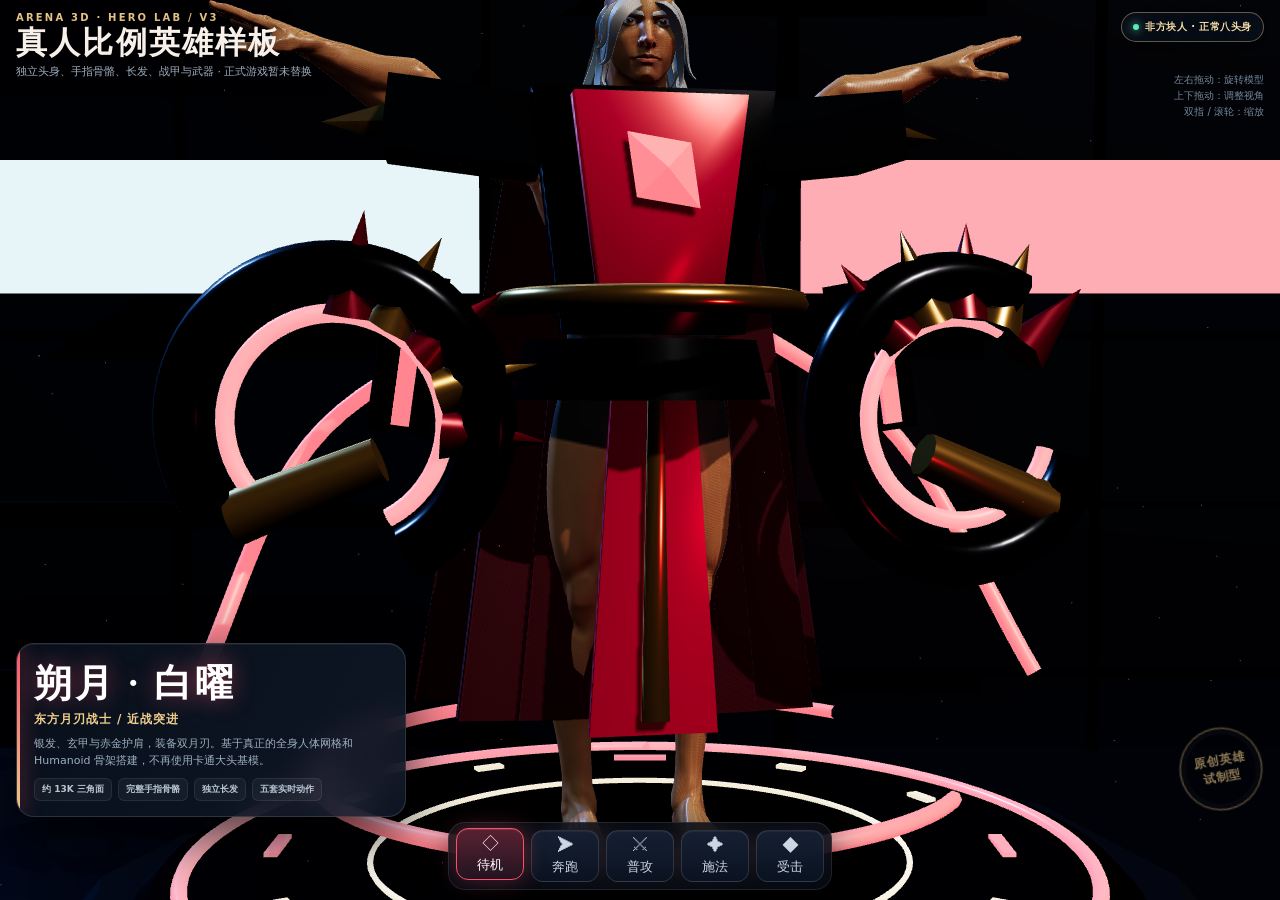
<file: model-showcase-v3/index.html>
<!doctype html>
<html lang="zh-CN">
<head>
  <meta charset="utf-8">
  <meta name="viewport" content="width=device-width,initial-scale=1,maximum-scale=1,user-scalable=no,viewport-fit=cover">
  <meta name="theme-color" content="#05070d">
  <title>Arena 3D · 第三代真人比例英雄</title>
  <style>
    :root{--accent:#ff4f68;--gold:#efc987;--panel:#08111dde}
    *{box-sizing:border-box}
    html,body{margin:0;width:100%;height:100%;overflow:hidden;background:#05070d;color:#f7f1e9;font-family:Inter,system-ui,-apple-system,"Microsoft YaHei",sans-serif;touch-action:none;-webkit-user-select:none;user-select:none}
    body:before{content:"";position:fixed;inset:0;background:radial-gradient(ellipse at 50% 36%,#243247 0,#0b111d 41%,#03050a 78%);pointer-events:none}
    #stage,canvas{position:fixed;inset:0;width:100%;height:100%;display:block}
    #stage{z-index:1}
    #loading{position:fixed;inset:0;z-index:30;display:grid;place-items:center;background:radial-gradient(circle at 50% 42%,#192336,#05070d 62%);transition:opacity .45s}
    #loading.hide{opacity:0;pointer-events:none}
    .load-card{width:min(380px,80vw);text-align:center}
    .load-mark{font-size:44px;color:var(--accent);filter:drop-shadow(0 0 22px #ff4f68aa);animation:pulse 1.15s ease-in-out infinite}
    .load-title{margin-top:13px;font-weight:950;letter-spacing:.16em}
    .load-sub{margin-top:7px;color:#91a2b6;font-size:12px}
    .load-track{height:3px;margin-top:18px;border-radius:99px;background:#ffffff12;overflow:hidden}
    .load-bar{height:100%;width:42%;background:linear-gradient(90deg,transparent,var(--accent),#fff);box-shadow:0 0 18px var(--accent);animation:loading 1.1s ease-in-out infinite}
    @keyframes loading{from{transform:translateX(-120%)}to{transform:translateX(270%)}}
    @keyframes pulse{50%{transform:scale(1.08);opacity:.76}}

    .top{position:fixed;z-index:7;left:max(16px,env(safe-area-inset-left));right:max(16px,env(safe-area-inset-right));top:max(12px,env(safe-area-inset-top));display:flex;align-items:flex-start;justify-content:space-between;gap:12px;pointer-events:none;text-shadow:0 3px 18px #000}
    .eyebrow{color:#e8c788;font-size:10px;font-weight:850;letter-spacing:.22em;text-transform:uppercase}
    h1{margin:3px 0 0;font-size:clamp(18px,3vw,31px);line-height:1.05;letter-spacing:.07em;font-weight:950}
    .subtitle{margin-top:5px;color:#9dacbd;font-size:11px}
    .quality{display:flex;gap:6px;align-items:center;padding:7px 11px;border:1px solid #f4cf8d66;border-radius:999px;background:#0a111ce6;color:#f6dca7;font-size:10px;font-weight:850;letter-spacing:.05em;backdrop-filter:blur(10px)}
    .quality i{width:6px;height:6px;border-radius:50%;background:#5ef0be;box-shadow:0 0 9px #5ef0be}

    .info{position:fixed;z-index:8;left:max(16px,env(safe-area-inset-left));bottom:calc(83px + env(safe-area-inset-bottom));width:min(390px,calc(100% - 32px));padding:14px 17px 15px;border-radius:18px;background:linear-gradient(118deg,#08111def,#101929dc);border:1px solid #ffffff24;box-shadow:0 18px 55px #000b,inset 0 1px #ffffff0e;backdrop-filter:blur(16px);pointer-events:none;overflow:hidden}
    .info:before{content:"";position:absolute;inset:0 auto 0 0;width:3px;background:linear-gradient(var(--accent),var(--gold));box-shadow:0 0 20px var(--accent)}
    .hero-name{font-family:Georgia,"Noto Serif SC",serif;font-size:clamp(25px,4vw,38px);font-weight:900;letter-spacing:.08em;color:#fff;text-shadow:0 0 22px #ff4f6877}
    .hero-role{margin-top:2px;color:#f0cc8b;font-weight:850;font-size:12px;letter-spacing:.08em}
    .hero-desc{margin-top:7px;color:#9eafc0;font-size:11px;line-height:1.55}
    .stats{display:flex;gap:6px;margin-top:9px;flex-wrap:wrap}.stats span{padding:4px 7px;border-radius:6px;background:#ffffff0b;border:1px solid #ffffff14;color:#b9c7d5;font-size:9px;font-weight:750}

    .hint{position:fixed;z-index:6;right:max(16px,env(safe-area-inset-right));top:72px;color:#74869b;font-size:10px;line-height:1.6;text-align:right;pointer-events:none}
    .actions{position:fixed;z-index:10;left:50%;transform:translateX(-50%);bottom:max(10px,env(safe-area-inset-bottom));display:flex;justify-content:center;gap:7px;padding:7px;border:1px solid #ffffff18;border-radius:17px;background:#060b13d9;box-shadow:0 12px 35px #000b;backdrop-filter:blur(18px)}
    button{appearance:none;border:1px solid #ffffff20;background:linear-gradient(180deg,#162235e8,#0b1422e8);color:#cbd7e5;min-width:68px;height:52px;padding:6px 10px;border-radius:12px;font:800 11px inherit;touch-action:manipulation;box-shadow:inset 0 1px #ffffff0d;transition:.18s}
    button span{display:block;font-size:17px;line-height:18px;margin-bottom:3px}
    button.active{color:#fff;border-color:var(--accent);background:linear-gradient(180deg,#602334e8,#251522e8);box-shadow:0 0 22px #ff4f684d,inset 0 1px #ffffff20;transform:translateY(-2px)}
    button:active{transform:scale(.96)}
    .stamp{position:fixed;z-index:5;right:max(18px,env(safe-area-inset-right));bottom:calc(90px + env(safe-area-inset-bottom));width:82px;height:82px;display:grid;place-items:center;border:1px solid #efc98766;border-radius:50%;color:#efc98799;font-family:serif;font-weight:900;letter-spacing:.08em;transform:rotate(-10deg);pointer-events:none;box-shadow:inset 0 0 0 5px #05070d,0 0 0 1px #efc98733;text-align:center;font-size:12px}

    @media(max-width:700px){
      .top{top:max(9px,env(safe-area-inset-top));left:max(12px,env(safe-area-inset-left));right:max(12px,env(safe-area-inset-right))}.subtitle,.hint{display:none}.quality{padding:5px 8px;font-size:9px}.eyebrow{font-size:8px}
      .info{left:max(10px,env(safe-area-inset-left));bottom:calc(76px + env(safe-area-inset-bottom));width:min(62vw,310px);padding:10px 12px 11px}.hero-desc{display:none}.hero-name{font-size:22px}.stats{margin-top:7px}.stats span:nth-child(n+3){display:none}
      .stamp{display:none}.actions{left:8px;right:8px;transform:none;bottom:max(7px,env(safe-area-inset-bottom));overflow-x:auto;justify-content:flex-start;padding:5px;scrollbar-width:none}.actions::-webkit-scrollbar{display:none}button{min-width:64px;height:48px;padding:5px 8px}
    }
    @media(max-height:520px) and (orientation:landscape){
      .top{top:7px}.subtitle,.quality,.hint{display:none}.info{left:12px;bottom:70px;width:260px;padding:9px 12px}.hero-name{font-size:21px}.hero-desc,.stats{display:none}.actions{bottom:7px}.stamp{right:14px;bottom:70px;width:62px;height:62px;font-size:10px}
    }
  </style>
</head>
<body>
  <main id="stage" aria-label="可旋转的第三代英雄三维模型"></main>
  <div id="loading"><div class="load-card"><div class="load-mark">☾</div><div class="load-title">正在装配第三代英雄</div><div class="load-sub" id="load-sub">载入真人比例骨骼与独立长发…</div><div class="load-track"><div class="load-bar"></div></div></div></div>
  <header class="top"><div><div class="eyebrow">ARENA 3D · HERO LAB / V3</div><h1>真人比例英雄样板</h1><div class="subtitle">独立头身、手指骨骼、长发、战甲与武器 · 正式游戏暂未替换</div></div><div class="quality"><i></i>非方块人 · 正常八头身</div></header>
  <div class="hint">左右拖动：旋转模型<br>上下拖动：调整视角<br>双指 / 滚轮：缩放</div>
  <section class="info"><div class="hero-name">朔月 · 白曜</div><div class="hero-role">东方月刃战士 / 近战突进</div><div class="hero-desc">银发、玄甲与赤金护肩，装备双月刃。基于真正的全身人体网格和 Humanoid 骨架搭建，不再使用卡通大头基模。</div><div class="stats"><span>约 13K 三角面</span><span>完整手指骨骼</span><span>独立长发</span><span>五套实时动作</span></div></section>
  <div class="stamp">原创英雄<br>试制型</div>
  <nav class="actions" id="actions" aria-label="动作测试"></nav>
  <script type="module" src="./showcase-v3.js"></script>
</body>
</html>
</file>
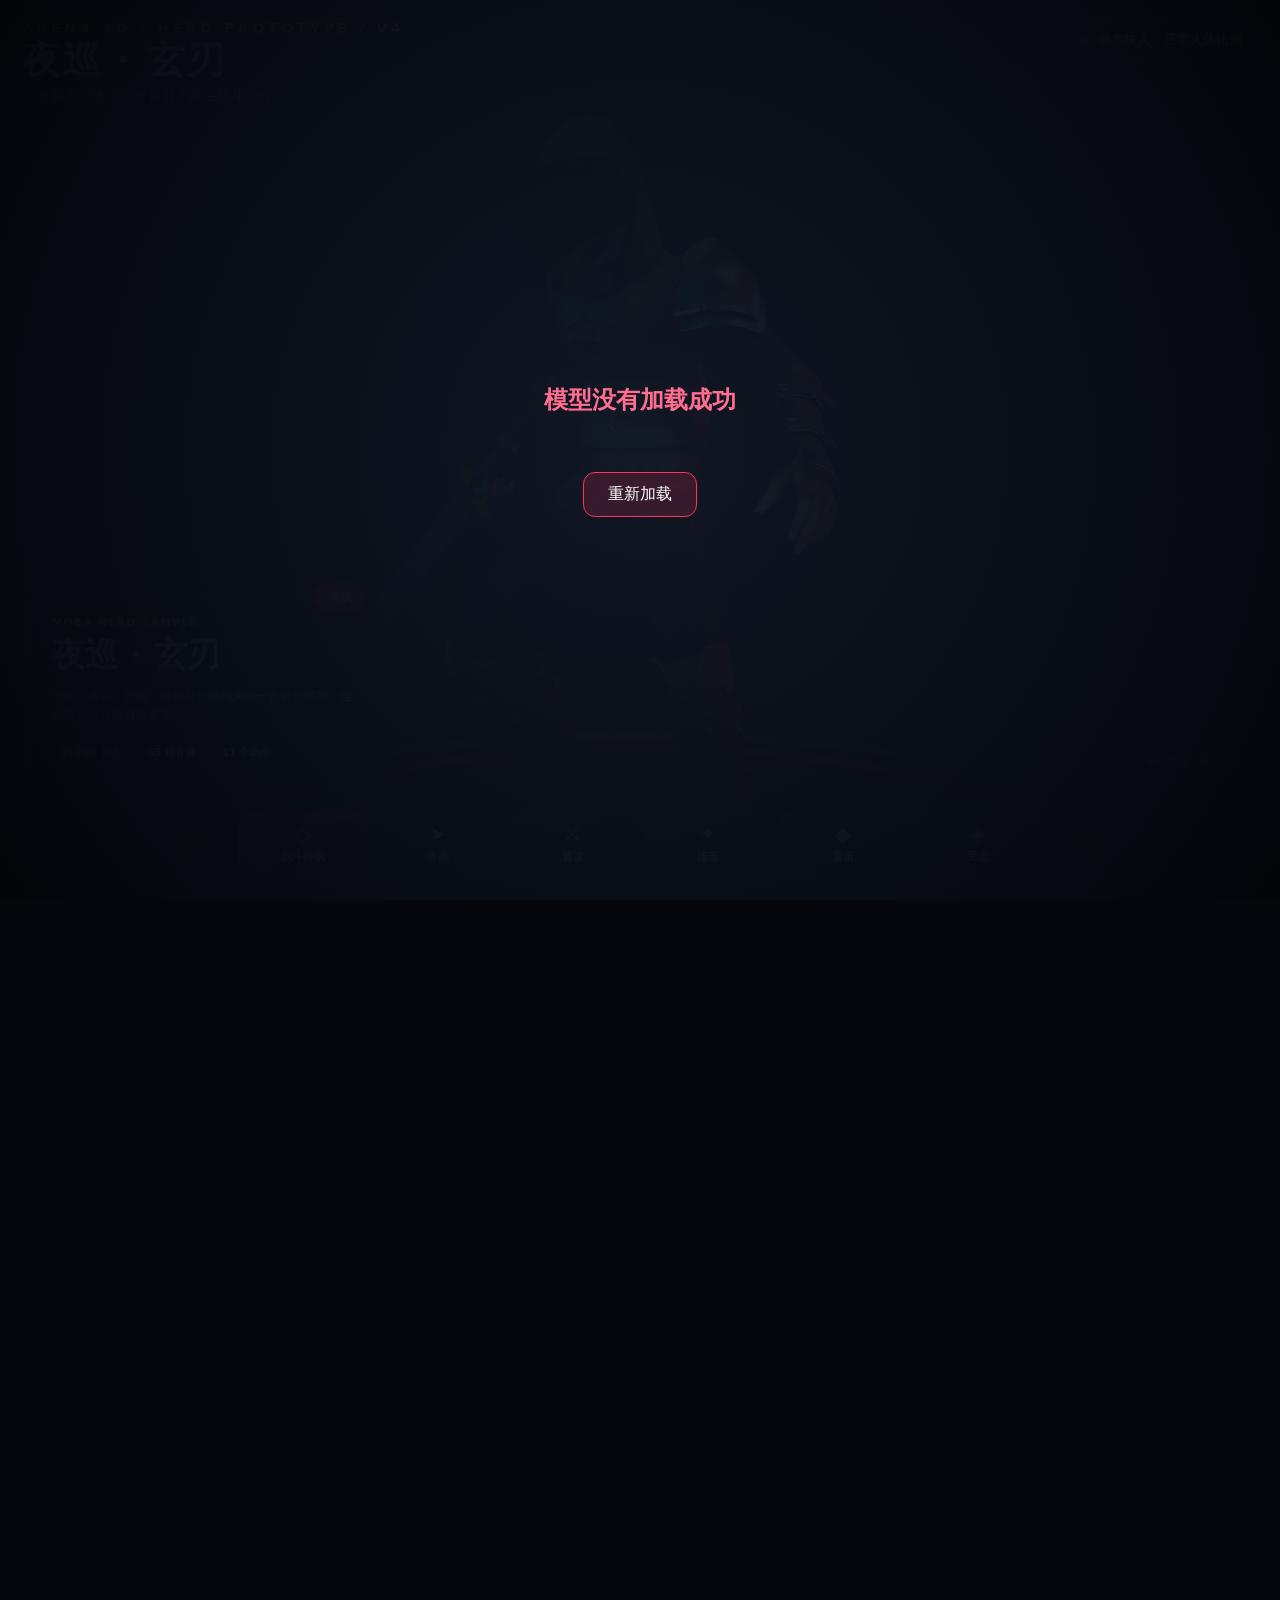
<file: model-showcase-v4/index.html>
<!doctype html>
<html lang="zh-CN">
<head>
  <meta charset="utf-8">
  <meta name="viewport" content="width=device-width, initial-scale=1, viewport-fit=cover, user-scalable=no">
  <meta name="theme-color" content="#080b12">
  <title>完整蒙皮英雄 V4</title>
  <link rel="stylesheet" href="./style.css">
  <script type="importmap">
    {
      "imports": {
        "three": "./vendor/three.module.min.js",
        "three/addons/": "./vendor/"
      }
    }
  </script>
</head>
<body>
  <main id="app">
    <div id="stage" aria-label="可旋转的三维英雄模型"></div>
    <div class="backdrop-grid"></div>
    <div class="vignette"></div>

    <header class="topbar">
      <div>
        <p class="eyebrow">ARENA 3D · HERO PROTOTYPE / V4</p>
        <h1>夜巡 · 玄刃</h1>
        <p class="subtitle">完整蒙皮游侠 / 统一骨骼 / 原生战斗动作</p>
      </div>
      <div class="quality-badge"><span></span> 非方块人 · 正常人体比例</div>
    </header>

    <section class="hero-card" aria-label="模型说明">
      <div class="role-mark">游侠</div>
      <p class="hero-kicker">MOBA HERO SAMPLE</p>
      <h2>夜巡 · 玄刃</h2>
      <p>兜帽、肩甲、护腕、腰带与长靴均为同一套蒙皮模型，会跟随全身骨骼自然变形。</p>
      <div class="stats">
        <span>约 25K 顶点</span>
        <span>65 根骨骼</span>
        <span>11 个动作</span>
      </div>
    </section>

    <div class="gesture-hint">单指旋转 · 双指缩放</div>

    <nav class="action-bar" aria-label="动作预览">
      <button class="action active" data-action="Sword_Idle"><i>◇</i><span>战斗待机</span></button>
      <button class="action" data-action="Jog_Fwd_Loop"><i>➤</i><span>奔跑</span></button>
      <button class="action" data-action="Sword_Attack"><i>⚔</i><span>普攻</span></button>
      <button class="action" data-action="Sword_Regular_Combo"><i>✦</i><span>连击</span></button>
      <button class="action" data-action="Sword_Heavy_Combo"><i>◆</i><span>重击</span></button>
      <button class="action" data-action="Hit_Knockback"><i>◈</i><span>受击</span></button>
    </nav>

    <section id="loading" class="loading" aria-live="polite">
      <div class="loader-ring"></div>
      <p id="loading-title">正在装配完整英雄...</p>
      <small id="loading-detail">读取模型、贴图与骨骼</small>
    </section>

    <section id="error-panel" class="error-panel" hidden>
      <h2>模型没有加载成功</h2>
      <p id="error-message"></p>
      <button id="retry">重新加载</button>
    </section>
  </main>

  <script type="module" src="./showcase.js"></script>
</body>
</html>
</file>
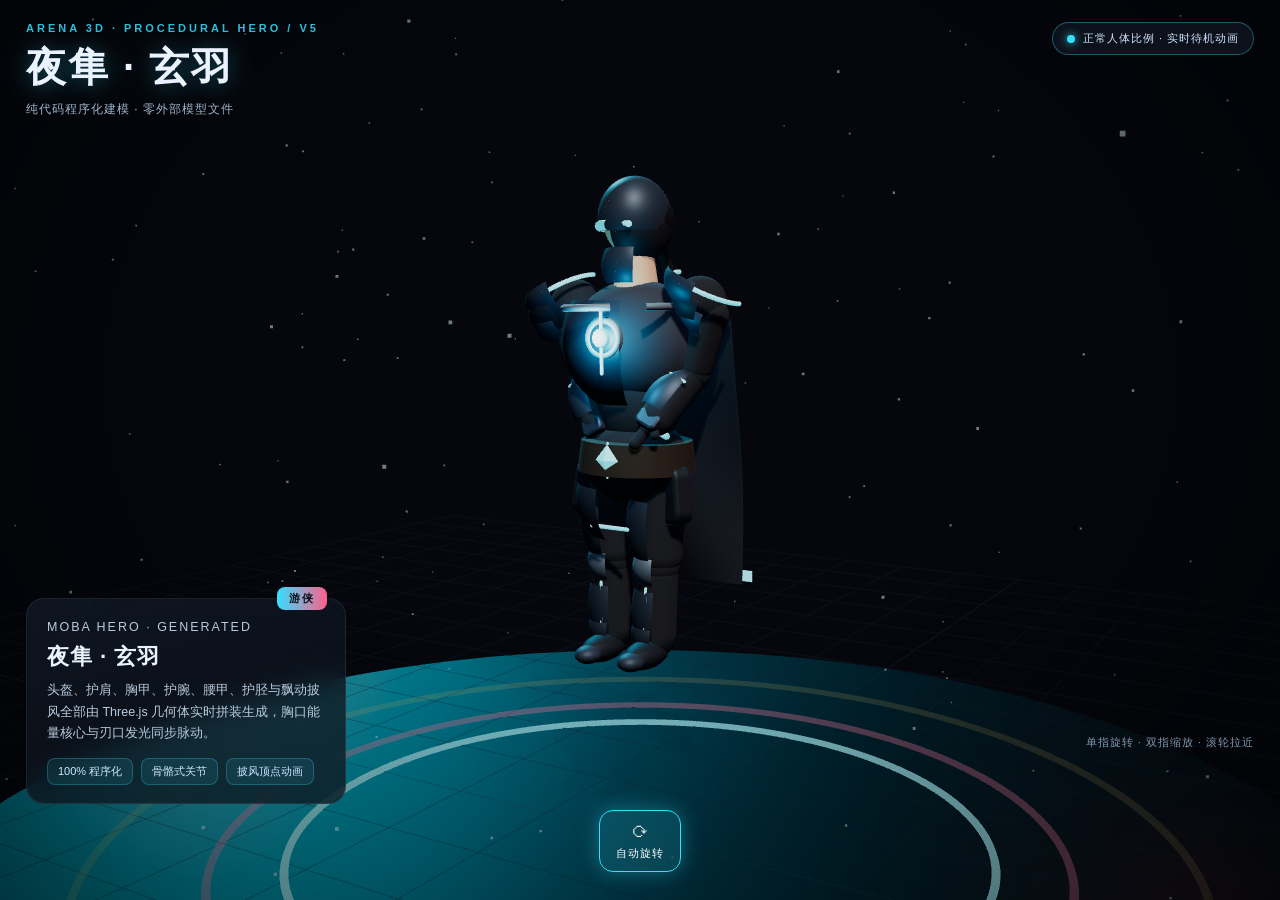
<file: model-showcase-v5/index.html>
<!doctype html>
<html lang="zh-CN">
<head>
  <meta charset="utf-8">
  <meta name="viewport" content="width=device-width, initial-scale=1, viewport-fit=cover, user-scalable=no">
  <meta name="theme-color" content="#05070d">
  <title>程序化英雄 · 夜隼 V5</title>
  <link rel="stylesheet" href="./style.css">
  <script type="importmap">
    {
      "imports": {
        "three": "../vendor/three.module.js"
      }
    }
  </script>
</head>
<body>
  <main id="app">
    <div id="stage" aria-label="可旋转的三维英雄模型"></div>
    <div class="vignette"></div>

    <header class="topbar">
      <div>
        <p class="eyebrow">ARENA 3D · PROCEDURAL HERO / V5</p>
        <h1>夜隼 · 玄羽</h1>
        <p class="subtitle">纯代码程序化建模 · 零外部模型文件</p>
      </div>
      <div class="quality-badge"><span></span> 正常人体比例 · 实时待机动画</div>
    </header>

    <section class="hero-card" aria-label="模型说明">
      <div class="role-mark">游侠</div>
      <p class="hero-kicker">MOBA HERO · GENERATED</p>
      <h2>夜隼 · 玄羽</h2>
      <p>头盔、护肩、胸甲、护腕、腰甲、护胫与飘动披风全部由 Three.js 几何体实时拼装生成，胸口能量核心与刃口发光同步脉动。</p>
      <div class="stats">
        <span>100% 程序化</span>
        <span>骨骼式关节</span>
        <span>披风顶点动画</span>
      </div>
    </section>

    <div class="gesture-hint">单指旋转 · 双指缩放 · 滚轮拉近</div>

    <nav class="action-bar" aria-label="操作">
      <button class="action active" id="spin"><i>⟳</i><span>自动旋转</span></button>
    </nav>

    <section id="loading" class="loading" aria-live="polite">
      <div class="loader-ring"></div>
      <p>正在生成英雄...</p>
      <small>拼装盔甲与骨骼关节</small>
    </section>
  </main>

  <script type="module" src="./showcase.js"></script>
</body>
</html>
</file>
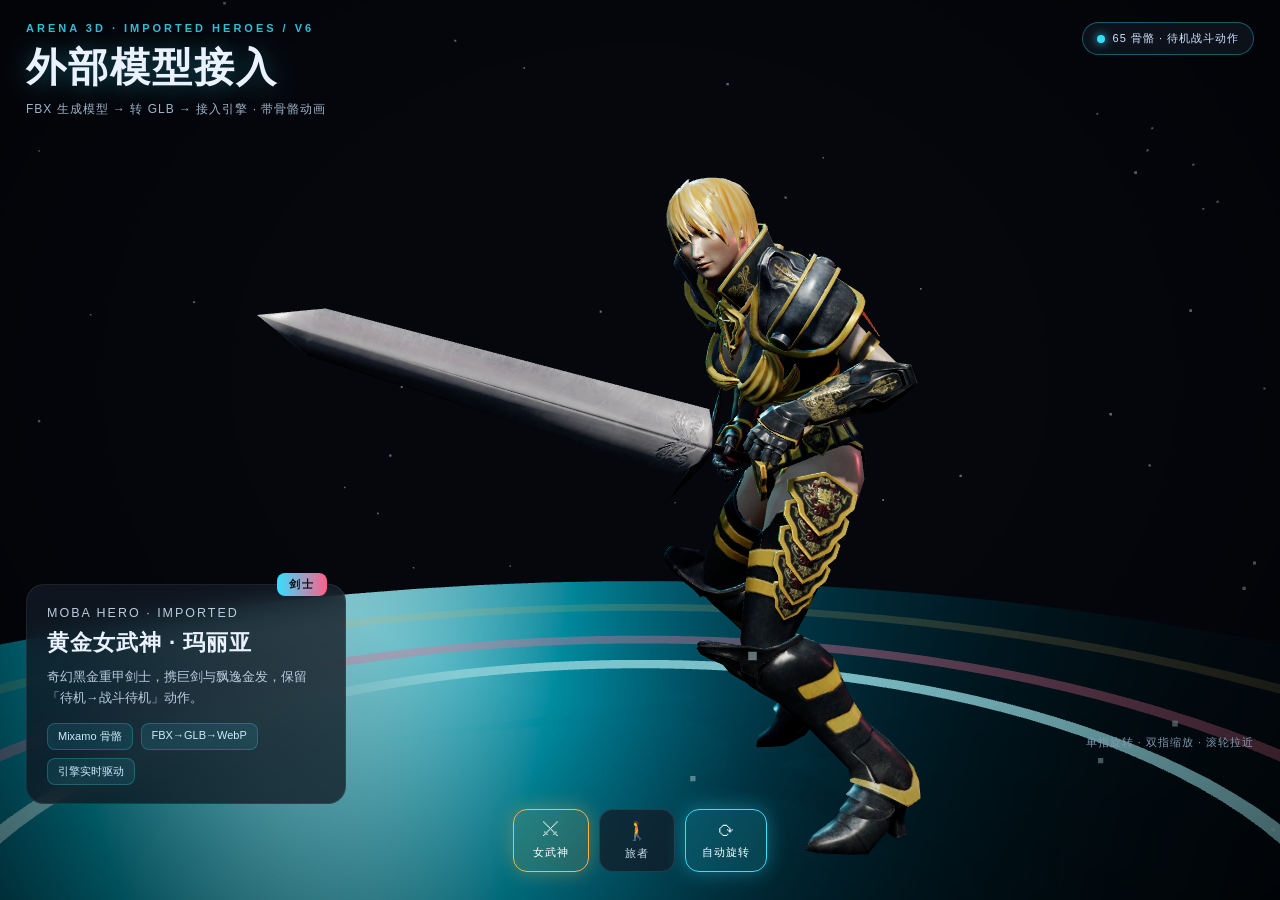
<file: model-showcase-v6/index.html>
<!doctype html>
<html lang="zh-CN">
<head>
  <meta charset="utf-8">
  <meta name="viewport" content="width=device-width, initial-scale=1, viewport-fit=cover, user-scalable=no">
  <meta name="theme-color" content="#05070d">
  <title>生成式英雄 · 黄金女武神 V6</title>
  <link rel="stylesheet" href="./style.css">
  <script type="importmap">
    {
      "imports": {
        "three": "../vendor/three.module.js",
        "three/addons/": "../vendor/"
      }
    }
  </script>
</head>
<body>
  <main id="app">
    <div id="stage" aria-label="可旋转的三维英雄模型"></div>
    <div class="vignette"></div>

    <header class="topbar">
      <div>
        <p class="eyebrow">ARENA 3D · IMPORTED HEROES / V6</p>
        <h1>外部模型接入</h1>
        <p class="subtitle">FBX 生成模型 → 转 GLB → 接入引擎 · 带骨骼动画</p>
      </div>
      <div class="quality-badge"><span></span> 65 骨骼 · 待机战斗动作</div>
    </header>

    <section class="hero-card" aria-label="模型说明">
      <div class="role-mark" id="heroRole">剑士</div>
      <p class="hero-kicker">MOBA HERO · IMPORTED</p>
      <h2 id="heroName">黄金女武神 · 玛丽亚</h2>
      <p id="heroDesc">外部生成的角色模型经 FBX→GLB 转换、贴图压缩优化后接入项目管线，保留全套骨骼与「待机→战斗待机」动作，直接由引擎实时驱动。</p>
      <div class="stats">
        <span>Mixamo 骨骼</span>
        <span>FBX→GLB→WebP</span>
        <span>引擎实时驱动</span>
      </div>
    </section>

    <div class="gesture-hint">单指旋转 · 双指缩放 · 滚轮拉近</div>

    <nav class="action-bar" aria-label="操作">
      <button class="model-btn active" data-key="valkyrie"><i>⚔</i><span>女武神</span></button>
      <button class="model-btn" data-key="casual"><i>🚶</i><span>旅者</span></button>
      <button class="action active" id="spin"><i>⟳</i><span>自动旋转</span></button>
    </nav>

    <section id="loading" class="loading" aria-live="polite">
      <div class="loader-ring"></div>
      <p>正在载入英雄...</p>
      <small id="loading-detail">读取模型与贴图</small>
    </section>

    <section id="error-panel" class="error-panel" hidden>
      <h2>模型没有加载成功</h2>
      <p id="error-message"></p>
      <button onclick="location.reload()">重新加载</button>
    </section>
  </main>

  <script type="module" src="./showcase.js"></script>
</body>
</html>
</file>
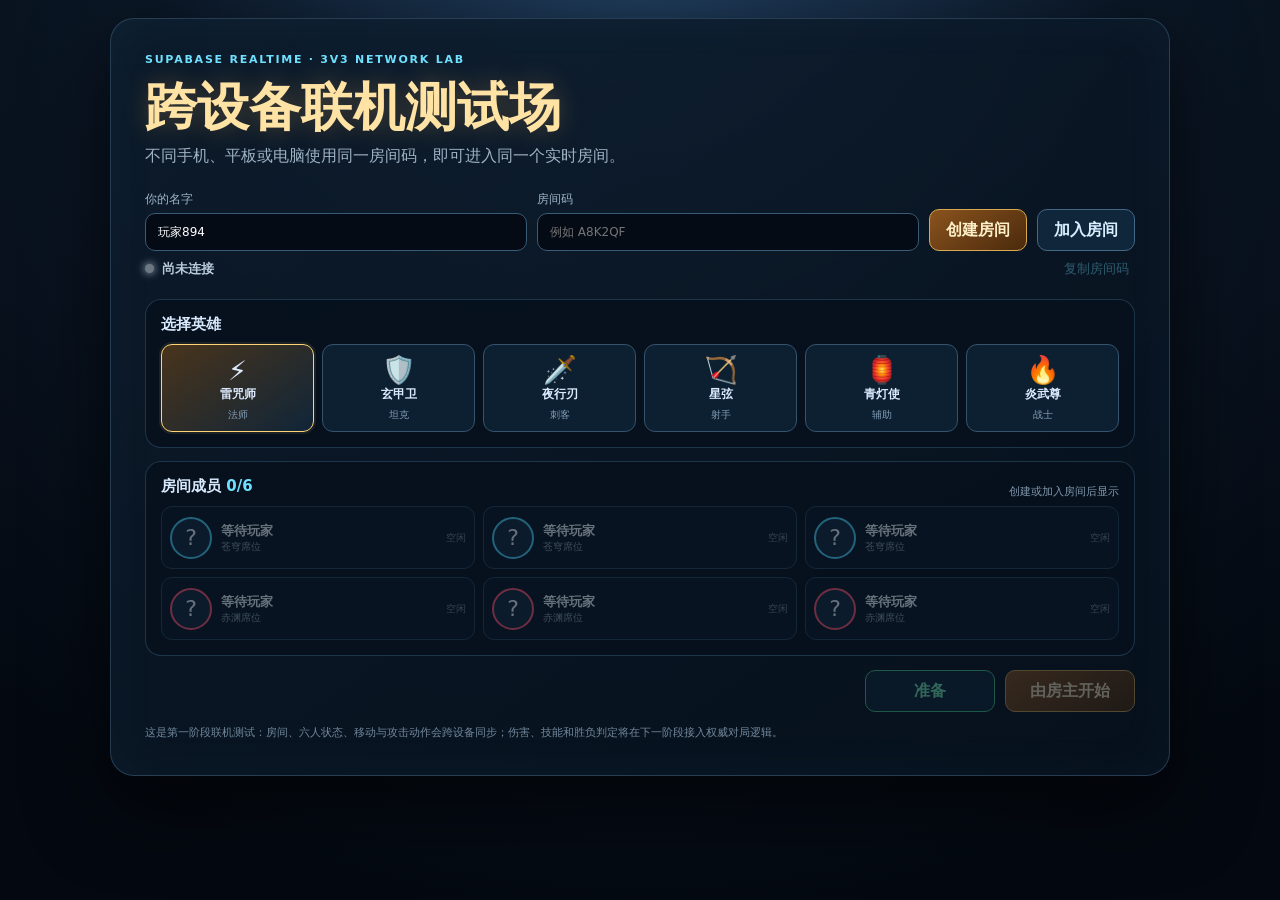
<file: online/index.html>
<!doctype html>
<html lang="zh-CN">
<head>
  <meta charset="utf-8">
  <meta name="viewport" content="width=device-width,initial-scale=1,maximum-scale=1,user-scalable=no,viewport-fit=cover">
  <meta name="theme-color" content="#06101c">
  <title>诸界争锋 · 跨设备联机测试</title>
  <link rel="stylesheet" href="./style.css">
</head>
<body>
  <main id="lobby" class="screen">
    <section class="lobby-card">
      <header>
        <span class="eyebrow">SUPABASE REALTIME · 3V3 NETWORK LAB</span>
        <h1>跨设备联机测试场</h1>
        <p>不同手机、平板或电脑使用同一房间码，即可进入同一个实时房间。</p>
      </header>

      <div class="identity-row">
        <label>你的名字<input id="playerName" maxlength="12" autocomplete="nickname" placeholder="玩家"></label>
        <label>房间码<input id="roomCode" maxlength="6" inputmode="text" autocomplete="off" placeholder="例如 A8K2QF"></label>
        <button id="createRoom" class="primary">创建房间</button>
        <button id="joinRoom">加入房间</button>
      </div>

      <div class="connection-line">
        <span id="connectionDot" class="dot"></span>
        <strong id="connectionText">尚未连接</strong>
        <button id="copyRoom" class="text-button" disabled>复制房间码</button>
      </div>

      <section class="hero-picker">
        <h2>选择英雄</h2>
        <div id="heroList" class="hero-list"></div>
      </section>

      <section class="room-section">
        <div class="room-heading">
          <h2>房间成员 <span id="memberCount">0/6</span></h2>
          <span id="roomHint">创建或加入房间后显示</span>
        </div>
        <div id="roster" class="roster"></div>
      </section>

      <div class="lobby-actions">
        <button id="readyButton" class="ready" disabled>准备</button>
        <button id="startButton" class="primary" disabled>由房主开始</button>
      </div>
      <p class="notice">这是第一阶段联机测试：房间、六人状态、移动与攻击动作会跨设备同步；伤害、技能和胜负判定将在下一阶段接入权威对局逻辑。</p>
    </section>
  </main>

  <section id="arena" class="screen hidden" aria-label="联机测试战场">
    <div id="renderHost"></div>
    <div class="match-hud">
      <div class="match-info"><b id="matchRoom">房间 ------</b><span id="teamName">苍穹队</span><small><i class="dot online"></i> Supabase Realtime</small></div>
      <div id="networkInfo" class="network-info">连接中</div>
      <button id="leaveMatch" class="leave">退出</button>
    </div>
    <div id="memberStrip" class="member-strip"></div>
    <div id="eventFeed" class="event-feed"></div>
    <div id="joystick" class="joystick"><div id="knob" class="knob"></div></div>
    <button id="attackButton" class="attack-button"><span>⚔</span><b>攻击</b></button>
    <div class="keyboard-tip">WASD / 方向键移动 · 空格攻击 · 拖动画面旋转视角</div>
  </section>

  <div id="toast" role="status" aria-live="polite"></div>
  <div id="rotateHint">请将设备横过来<br><small>联机战场需要横屏</small></div>
  <script type="module" src="./app.js"></script>
</body>
</html>
</file>
<file: model-showcase-v4/style.css>
:root {
  color-scheme: dark;
  --ink: #f7f8fb;
  --muted: #a8b0c2;
  --panel: rgba(9, 13, 23, 0.78);
  --panel-strong: rgba(7, 10, 18, 0.93);
  --line: rgba(255, 255, 255, 0.12);
  --cyan: #43e9ff;
  --red: #ff315d;
  --gold: #f1c37b;
}

* { box-sizing: border-box; }

html,
body {
  width: 100%;
  height: 100%;
  margin: 0;
  overflow: hidden;
  background: #05070c;
  color: var(--ink);
  font-family: Inter, ui-sans-serif, system-ui, -apple-system, BlinkMacSystemFont, "Segoe UI", "Microsoft YaHei", sans-serif;
  -webkit-tap-highlight-color: transparent;
  touch-action: none;
}

button { font: inherit; }

#app {
  position: relative;
  width: 100%;
  height: 100%;
  min-height: 420px;
  isolation: isolate;
  background:
    radial-gradient(circle at 72% 38%, rgba(255, 44, 91, 0.12), transparent 28%),
    radial-gradient(circle at 30% 42%, rgba(29, 213, 255, 0.12), transparent 31%),
    linear-gradient(145deg, #080c15 0%, #06080e 52%, #0b080d 100%);
}

#stage,
#stage canvas,
.backdrop-grid,
.vignette {
  position: absolute;
  inset: 0;
  width: 100%;
  height: 100%;
}

#stage { z-index: 1; }
#stage canvas { display: block; outline: none; }

.backdrop-grid {
  z-index: 0;
  opacity: 0.28;
  background-image:
    linear-gradient(rgba(85, 218, 255, 0.09) 1px, transparent 1px),
    linear-gradient(90deg, rgba(85, 218, 255, 0.09) 1px, transparent 1px);
  background-size: 54px 54px;
  mask-image: linear-gradient(to bottom, transparent 2%, #000 34%, #000 82%, transparent 100%);
  transform: perspective(650px) rotateX(64deg) translateY(35%);
  transform-origin: center 70%;
}

.vignette {
  z-index: 2;
  pointer-events: none;
  background:
    linear-gradient(to bottom, rgba(0, 0, 0, 0.54), transparent 20%, transparent 70%, rgba(0, 0, 0, 0.72)),
    radial-gradient(circle at 50% 46%, transparent 32%, rgba(0, 0, 0, 0.62) 100%);
}

.topbar {
  position: absolute;
  z-index: 5;
  top: max(20px, env(safe-area-inset-top));
  left: max(22px, env(safe-area-inset-left));
  right: max(22px, env(safe-area-inset-right));
  display: flex;
  justify-content: space-between;
  align-items: flex-start;
  gap: 18px;
  pointer-events: none;
}

.topbar p,
.topbar h1,
.hero-card p,
.hero-card h2 { margin: 0; }

.eyebrow {
  color: var(--gold);
  font-weight: 800;
  font-size: clamp(10px, 1.2vw, 14px);
  letter-spacing: 0.26em;
}

.topbar h1 {
  margin-top: 5px;
  font-size: clamp(24px, 3vw, 44px);
  line-height: 1;
  letter-spacing: 0.04em;
  text-shadow: 0 8px 28px rgba(0, 0, 0, 0.8);
}

.subtitle {
  margin-top: 8px !important;
  color: var(--muted);
  font-size: clamp(11px, 1.2vw, 14px);
}

.quality-badge {
  display: flex;
  align-items: center;
  gap: 9px;
  padding: 10px 15px;
  border: 1px solid rgba(241, 195, 123, 0.34);
  border-radius: 999px;
  background: rgba(7, 11, 18, 0.72);
  color: #f6dba9;
  font-size: clamp(10px, 1.1vw, 13px);
  font-weight: 750;
  backdrop-filter: blur(16px);
}

.quality-badge span {
  width: 9px;
  height: 9px;
  border-radius: 50%;
  background: #1ff5c5;
  box-shadow: 0 0 14px #1ff5c5;
}

.hero-card {
  position: absolute;
  z-index: 5;
  left: max(24px, env(safe-area-inset-left));
  bottom: calc(112px + env(safe-area-inset-bottom));
  width: min(360px, 31vw);
  padding: 20px 22px 20px 25px;
  border: 1px solid var(--line);
  border-left: 3px solid var(--red);
  border-radius: 20px;
  background: linear-gradient(135deg, rgba(16, 23, 38, 0.92), rgba(7, 11, 18, 0.74));
  box-shadow: 0 24px 70px rgba(0, 0, 0, 0.42);
  backdrop-filter: blur(18px);
  pointer-events: none;
}

.role-mark {
  position: absolute;
  top: -14px;
  right: 18px;
  padding: 6px 13px;
  border-radius: 999px;
  background: linear-gradient(135deg, #ff315d, #9e1637);
  box-shadow: 0 8px 24px rgba(255, 49, 93, 0.35);
  font-weight: 850;
  font-size: 12px;
}

.hero-kicker {
  color: var(--gold);
  font-size: 10px;
  font-weight: 800;
  letter-spacing: 0.18em;
}

.hero-card h2 {
  margin-top: 5px;
  font-size: clamp(24px, 2.6vw, 38px);
}

.hero-card > p:not(.hero-kicker) {
  margin-top: 9px;
  color: #bac2d2;
  font-size: 12px;
  line-height: 1.6;
}

.stats {
  display: flex;
  flex-wrap: wrap;
  gap: 7px;
  margin-top: 14px;
}

.stats span {
  padding: 6px 9px;
  border: 1px solid rgba(255, 255, 255, 0.1);
  border-radius: 9px;
  color: #dce1eb;
  background: rgba(255, 255, 255, 0.045);
  font-size: 10px;
  font-weight: 700;
}

.gesture-hint {
  position: absolute;
  z-index: 5;
  right: max(24px, env(safe-area-inset-right));
  bottom: calc(122px + env(safe-area-inset-bottom));
  padding: 8px 12px;
  border-radius: 999px;
  color: rgba(232, 238, 249, 0.68);
  background: rgba(5, 8, 14, 0.52);
  border: 1px solid rgba(255, 255, 255, 0.08);
  font-size: 11px;
  pointer-events: none;
  backdrop-filter: blur(12px);
}

.action-bar {
  position: absolute;
  z-index: 8;
  left: max(16px, env(safe-area-inset-left));
  right: max(16px, env(safe-area-inset-right));
  bottom: max(14px, env(safe-area-inset-bottom));
  display: grid;
  grid-template-columns: repeat(6, minmax(80px, 1fr));
  gap: 8px;
  max-width: 820px;
  margin: 0 auto;
  padding: 8px;
  border: 1px solid rgba(255, 255, 255, 0.12);
  border-radius: 20px;
  background: rgba(6, 10, 18, 0.84);
  box-shadow: 0 16px 48px rgba(0, 0, 0, 0.5);
  backdrop-filter: blur(20px);
}

.action {
  min-width: 0;
  height: 66px;
  padding: 6px 5px;
  display: flex;
  flex-direction: column;
  align-items: center;
  justify-content: center;
  gap: 4px;
  border: 1px solid rgba(118, 164, 205, 0.25);
  border-radius: 14px;
  color: #dce5f2;
  background: linear-gradient(160deg, rgba(30, 45, 65, 0.88), rgba(12, 19, 31, 0.9));
  cursor: pointer;
  transition: transform 150ms ease, border-color 150ms ease, background 150ms ease;
}

.action:active { transform: scale(0.96); }
.action i { font-size: 21px; font-style: normal; line-height: 1; }
.action span { font-size: 11px; font-weight: 750; white-space: nowrap; }
.action.active {
  border-color: rgba(255, 49, 93, 0.88);
  color: #fff;
  background: linear-gradient(150deg, rgba(170, 24, 60, 0.95), rgba(51, 17, 31, 0.95));
  box-shadow: inset 0 0 18px rgba(255, 49, 93, 0.14), 0 0 24px rgba(255, 49, 93, 0.14);
}

.loading,
.error-panel {
  position: absolute;
  z-index: 20;
  inset: 0;
  display: flex;
  flex-direction: column;
  align-items: center;
  justify-content: center;
  text-align: center;
  background: radial-gradient(circle, rgba(17, 24, 38, 0.96), rgba(3, 5, 9, 0.99));
  transition: opacity 450ms ease, visibility 450ms ease;
}

.loading.ready {
  opacity: 0;
  visibility: hidden;
  pointer-events: none;
}

.loader-ring {
  width: 48px;
  height: 48px;
  border: 2px solid rgba(255, 255, 255, 0.12);
  border-top-color: var(--cyan);
  border-right-color: var(--red);
  border-radius: 50%;
  animation: spin 0.9s linear infinite;
}

.loading p { margin: 18px 0 4px; font-weight: 800; }
.loading small { color: var(--muted); }

.error-panel { padding: 24px; }
.error-panel h2 { margin: 0 0 8px; color: #ff6e8e; }
.error-panel p { max-width: 560px; color: #c4cad6; line-height: 1.6; }
.error-panel button {
  margin-top: 16px;
  padding: 11px 24px;
  border: 1px solid var(--red);
  border-radius: 12px;
  color: white;
  background: rgba(255, 49, 93, 0.16);
}

@keyframes spin { to { transform: rotate(360deg); } }

@media (max-width: 760px) {
  .topbar { top: max(14px, env(safe-area-inset-top)); left: 16px; right: 16px; }
  .subtitle { display: none; }
  .quality-badge { padding: 8px 10px; max-width: 44vw; }
  .hero-card {
    left: 14px;
    bottom: calc(104px + env(safe-area-inset-bottom));
    width: min(300px, calc(100vw - 28px));
    padding: 14px 16px 14px 18px;
  }
  .hero-card > p:not(.hero-kicker),
  .stats { display: none; }
  .hero-card h2 { font-size: 25px; }
  .gesture-hint { display: none; }
  .action-bar {
    left: 8px;
    right: 8px;
    bottom: max(6px, env(safe-area-inset-bottom));
    grid-template-columns: repeat(6, minmax(58px, 1fr));
    gap: 5px;
    padding: 6px;
    border-radius: 16px;
  }
  .action { height: 58px; border-radius: 11px; }
  .action i { font-size: 18px; }
  .action span { font-size: 9px; }
}

@media (max-width: 480px) and (orientation: portrait) {
  .quality-badge { font-size: 9px; }
  .hero-card { bottom: calc(101px + env(safe-area-inset-bottom)); }
  .action-bar {
    overflow-x: auto;
    grid-template-columns: repeat(6, 68px);
    justify-content: start;
    scrollbar-width: none;
  }
  .action-bar::-webkit-scrollbar { display: none; }
}

@media (max-height: 560px) and (orientation: landscape) {
  .topbar { top: 10px; left: 16px; right: 16px; }
  .eyebrow { font-size: 9px; }
  .topbar h1 { font-size: 24px; }
  .subtitle { display: none; }
  .hero-card {
    bottom: 82px;
    width: 280px;
    padding: 12px 16px 12px 18px;
  }
  .hero-card > p:not(.hero-kicker),
  .stats { display: none; }
  .hero-card h2 { font-size: 24px; }
  .gesture-hint { bottom: 88px; }
  .action-bar { bottom: 7px; padding: 5px; }
  .action { height: 54px; }
}

@media (prefers-reduced-motion: reduce) {
  *, *::before, *::after { animation-duration: 1ms !important; transition-duration: 1ms !important; }
}
</file>
<file: model-showcase-v5/style.css>
* { margin: 0; padding: 0; box-sizing: border-box; }

:root {
  --cyan: #35e0ff;
  --pink: #ff5f8a;
  --gold: #ffb347;
  --ink: #05070d;
}

html, body { height: 100%; overflow: hidden; background: var(--ink); }

body {
  font-family: -apple-system, BlinkMacSystemFont, "Segoe UI", "PingFang SC", "Microsoft YaHei", sans-serif;
  color: #eaf2ff;
  -webkit-user-select: none;
  user-select: none;
  touch-action: none;
}

#app { position: fixed; inset: 0; }

#stage { position: absolute; inset: 0; }
#stage canvas { display: block; touch-action: none; }

.vignette {
  position: absolute; inset: 0; pointer-events: none;
  background: radial-gradient(ellipse at 50% 42%, transparent 45%, rgba(0,0,0,0.55) 100%);
}

.topbar {
  position: absolute; top: 0; left: 0; right: 0;
  display: flex; justify-content: space-between; align-items: flex-start;
  padding: 22px 26px; pointer-events: none;
}

.eyebrow {
  font-size: 11px; letter-spacing: 3px; text-transform: uppercase;
  color: var(--cyan); opacity: 0.85; margin-bottom: 6px; font-weight: 600;
}
.topbar h1 {
  font-size: clamp(24px, 5vw, 40px); font-weight: 800; letter-spacing: 2px;
  text-shadow: 0 2px 24px rgba(53,224,255,0.35);
}
.subtitle { font-size: 12px; color: #9fb4c9; margin-top: 6px; letter-spacing: 1px; }

.quality-badge {
  display: inline-flex; align-items: center; gap: 8px;
  padding: 8px 14px; border-radius: 999px;
  background: rgba(20,28,40,0.6); border: 1px solid rgba(53,224,255,0.35);
  font-size: 11px; letter-spacing: 1px; color: #cfe6ff;
  backdrop-filter: blur(8px);
}
.quality-badge span {
  width: 8px; height: 8px; border-radius: 50%;
  background: var(--cyan); box-shadow: 0 0 10px var(--cyan);
  animation: pulse 1.6s infinite;
}
@keyframes pulse { 0%,100% { opacity: 1; } 50% { opacity: 0.35; } }

.hero-card {
  position: absolute; left: 26px; bottom: 96px; max-width: 320px;
  padding: 18px 20px; border-radius: 18px;
  background: linear-gradient(160deg, rgba(18,26,38,0.82), rgba(10,14,22,0.7));
  border: 1px solid rgba(255,255,255,0.08);
  backdrop-filter: blur(14px); pointer-events: none;
}
.role-mark {
  position: absolute; top: -12px; right: 18px;
  padding: 4px 12px; border-radius: 8px; font-size: 11px; letter-spacing: 2px;
  background: linear-gradient(90deg, var(--cyan), var(--pink)); color: #06121a; font-weight: 800;
}
.hero-kicker { font-size: 10px; letter-spacing: 2px; color: var(--gold); margin-bottom: 4px; }
.hero-card h2 { font-size: 22px; font-weight: 800; margin-bottom: 8px; letter-spacing: 1px; }
.hero-card p { font-size: 12.5px; line-height: 1.7; color: #b9cadd; }
.stats { display: flex; flex-wrap: wrap; gap: 8px; margin-top: 14px; }
.stats span {
  font-size: 11px; padding: 5px 10px; border-radius: 8px;
  background: rgba(53,224,255,0.1); border: 1px solid rgba(53,224,255,0.25); color: #cfe9ff;
}

.gesture-hint {
  position: absolute; bottom: 150px; right: 26px;
  font-size: 11px; color: #7f96ad; letter-spacing: 1px; pointer-events: none;
}

.action-bar {
  position: absolute; bottom: 28px; left: 50%; transform: translateX(-50%);
  display: flex; gap: 10px;
}
.action {
  display: flex; flex-direction: column; align-items: center; gap: 4px;
  min-width: 76px; padding: 10px 16px; border-radius: 14px; cursor: pointer;
  background: rgba(18,26,38,0.72); border: 1px solid rgba(255,255,255,0.1);
  color: #cfe0f2; font-size: 11px; letter-spacing: 1px;
  backdrop-filter: blur(10px); transition: all 0.2s;
}
.action i { font-size: 18px; font-style: normal; }
.action.active {
  border-color: var(--cyan); color: #fff;
  box-shadow: 0 0 20px rgba(53,224,255,0.35);
  background: rgba(53,224,255,0.14);
}
.action:active { transform: scale(0.95); }

.loading {
  position: absolute; inset: 0; display: flex; flex-direction: column;
  align-items: center; justify-content: center; gap: 14px;
  background: var(--ink); z-index: 20;
  transition: opacity 0.6s; text-align: center;
}
.loading.ready { opacity: 0; pointer-events: none; }
.loading p { font-size: 15px; letter-spacing: 2px; }
.loading small { font-size: 12px; color: #7f96ad; }
.loader-ring {
  width: 46px; height: 46px; border-radius: 50%;
  border: 3px solid rgba(53,224,255,0.2); border-top-color: var(--cyan);
  animation: spin 0.9s linear infinite;
}
@keyframes spin { to { transform: rotate(360deg); } }

@media (max-width: 640px) {
  .hero-card { max-width: 260px; bottom: 100px; left: 14px; padding: 14px 16px; }
  .topbar { padding: 16px 16px; }
  .gesture-hint { right: 14px; bottom: 156px; }
}
</file>
<file: model-showcase-v6/style.css>
* { margin: 0; padding: 0; box-sizing: border-box; }

:root {
  --cyan: #35e0ff;
  --pink: #ff5f8a;
  --gold: #ffb347;
  --ink: #05070d;
}

html, body { height: 100%; overflow: hidden; background: var(--ink); }

body {
  font-family: -apple-system, BlinkMacSystemFont, "Segoe UI", "PingFang SC", "Microsoft YaHei", sans-serif;
  color: #eaf2ff;
  -webkit-user-select: none;
  user-select: none;
  touch-action: none;
}

#app { position: fixed; inset: 0; }

#stage { position: absolute; inset: 0; }
#stage canvas { display: block; touch-action: none; }

.vignette {
  position: absolute; inset: 0; pointer-events: none;
  background: radial-gradient(ellipse at 50% 42%, transparent 45%, rgba(0,0,0,0.55) 100%);
}

.topbar {
  position: absolute; top: 0; left: 0; right: 0;
  display: flex; justify-content: space-between; align-items: flex-start;
  padding: 22px 26px; pointer-events: none;
}

.eyebrow {
  font-size: 11px; letter-spacing: 3px; text-transform: uppercase;
  color: var(--cyan); opacity: 0.85; margin-bottom: 6px; font-weight: 600;
}
.topbar h1 {
  font-size: clamp(24px, 5vw, 40px); font-weight: 800; letter-spacing: 2px;
  text-shadow: 0 2px 24px rgba(53,224,255,0.35);
}
.subtitle { font-size: 12px; color: #9fb4c9; margin-top: 6px; letter-spacing: 1px; }

.quality-badge {
  display: inline-flex; align-items: center; gap: 8px;
  padding: 8px 14px; border-radius: 999px;
  background: rgba(20,28,40,0.6); border: 1px solid rgba(53,224,255,0.35);
  font-size: 11px; letter-spacing: 1px; color: #cfe6ff;
  backdrop-filter: blur(8px);
}
.quality-badge span {
  width: 8px; height: 8px; border-radius: 50%;
  background: var(--cyan); box-shadow: 0 0 10px var(--cyan);
  animation: pulse 1.6s infinite;
}
@keyframes pulse { 0%,100% { opacity: 1; } 50% { opacity: 0.35; } }

.hero-card {
  position: absolute; left: 26px; bottom: 96px; max-width: 320px;
  padding: 18px 20px; border-radius: 18px;
  background: linear-gradient(160deg, rgba(18,26,38,0.82), rgba(10,14,22,0.7));
  border: 1px solid rgba(255,255,255,0.08);
  backdrop-filter: blur(14px); pointer-events: none;
}
.role-mark {
  position: absolute; top: -12px; right: 18px;
  padding: 4px 12px; border-radius: 8px; font-size: 11px; letter-spacing: 2px;
  background: linear-gradient(90deg, var(--cyan), var(--pink)); color: #06121a; font-weight: 800;
}
.hero-kicker { font-size: 10px; letter-spacing: 2px; color: var(--gold); margin-bottom: 4px; }
.hero-card h2 { font-size: 22px; font-weight: 800; margin-bottom: 8px; letter-spacing: 1px; }
.hero-card p { font-size: 12.5px; line-height: 1.7; color: #b9cadd; }
.stats { display: flex; flex-wrap: wrap; gap: 8px; margin-top: 14px; }
.stats span {
  font-size: 11px; padding: 5px 10px; border-radius: 8px;
  background: rgba(53,224,255,0.1); border: 1px solid rgba(53,224,255,0.25); color: #cfe9ff;
}

.gesture-hint {
  position: absolute; bottom: 150px; right: 26px;
  font-size: 11px; color: #7f96ad; letter-spacing: 1px; pointer-events: none;
}

.action-bar {
  position: absolute; bottom: 28px; left: 50%; transform: translateX(-50%);
  display: flex; gap: 10px;
}
.action {
  display: flex; flex-direction: column; align-items: center; gap: 4px;
  min-width: 76px; padding: 10px 16px; border-radius: 14px; cursor: pointer;
  background: rgba(18,26,38,0.72); border: 1px solid rgba(255,255,255,0.1);
  color: #cfe0f2; font-size: 11px; letter-spacing: 1px;
  backdrop-filter: blur(10px); transition: all 0.2s;
}
.action i { font-size: 18px; font-style: normal; }
.action.active {
  border-color: var(--cyan); color: #fff;
  box-shadow: 0 0 20px rgba(53,224,255,0.35);
  background: rgba(53,224,255,0.14);
}
.action:active { transform: scale(0.95); }

.loading {
  position: absolute; inset: 0; display: flex; flex-direction: column;
  align-items: center; justify-content: center; gap: 14px;
  background: var(--ink); z-index: 20;
  transition: opacity 0.6s; text-align: center;
}
.loading.ready { opacity: 0; pointer-events: none; }
.loading p { font-size: 15px; letter-spacing: 2px; }
.loading small { font-size: 12px; color: #7f96ad; }
.loader-ring {
  width: 46px; height: 46px; border-radius: 50%;
  border: 3px solid rgba(53,224,255,0.2); border-top-color: var(--cyan);
  animation: spin 0.9s linear infinite;
}
@keyframes spin { to { transform: rotate(360deg); } }

@media (max-width: 640px) {
  .hero-card { max-width: 260px; bottom: 100px; left: 14px; padding: 14px 16px; }
  .topbar { padding: 16px 16px; }
  .gesture-hint { right: 14px; bottom: 156px; }
}

.error-panel {
  position: absolute; inset: 0; margin: auto; width: min(90%, 360px); height: max-content;
  padding: 24px; border-radius: 18px; text-align: center; z-index: 30;
  background: rgba(18,26,38,0.95); border: 1px solid rgba(255,95,138,0.4);
}
.error-panel h2 { font-size: 18px; margin-bottom: 10px; }
.error-panel p { font-size: 13px; color: #b9cadd; line-height: 1.6; margin-bottom: 16px; }
.error-panel button {
  padding: 10px 22px; border-radius: 10px; border: none; cursor: pointer;
  background: var(--cyan); color: #06121a; font-weight: 700;
}

.model-btn {
  display: flex; flex-direction: column; align-items: center; gap: 4px;
  min-width: 76px; padding: 10px 16px; border-radius: 14px; cursor: pointer;
  background: rgba(18,26,38,0.72); border: 1px solid rgba(255,255,255,0.1);
  color: #cfe0f2; font-size: 11px; letter-spacing: 1px;
  backdrop-filter: blur(10px); transition: all 0.2s;
}
.model-btn i { font-size: 18px; font-style: normal; }
.model-btn.active {
  border-color: var(--gold); color: #fff;
  box-shadow: 0 0 20px rgba(255,179,71,0.35);
  background: rgba(255,179,71,0.14);
}
.model-btn:active { transform: scale(0.95); }
</file>
<file: online/style.css>
:root{--bg:#06101c;--panel:#0b1928;--line:#294761;--blue:#4bd7ff;--red:#ff5878;--gold:#ffd477;--muted:#91a8bc;--good:#55e79e}*{box-sizing:border-box}html,body{margin:0;width:100%;height:100%;overflow:hidden;background:var(--bg);color:#eef7ff;font-family:system-ui,"Microsoft YaHei",sans-serif;touch-action:none}button,input{font:inherit}.screen{position:fixed;inset:0}.hidden{display:none!important}#lobby{overflow:auto;padding:max(18px,env(safe-area-inset-top)) max(18px,env(safe-area-inset-right)) max(24px,env(safe-area-inset-bottom)) max(18px,env(safe-area-inset-left));background:radial-gradient(circle at 50% -10%,#234366 0,#0b1726 42%,#040911 86%)}.lobby-card{width:min(1060px,100%);margin:auto;padding:clamp(18px,3vw,34px);border:1px solid #54799966;border-radius:24px;background:linear-gradient(145deg,#0d1c2cd9,#07111de8);box-shadow:0 28px 80px #000a,inset 0 0 55px #65caff0a}.eyebrow{display:block;color:#6fe1ff;font-size:11px;font-weight:900;letter-spacing:.16em}.lobby-card h1{margin:7px 0 3px;font-size:clamp(28px,4.5vw,52px);color:#ffe3a5;text-shadow:0 0 25px #ffbc5640}.lobby-card header p{margin:0;color:#9eb2c5}.identity-row{display:grid;grid-template-columns:minmax(120px,1fr) minmax(140px,1fr) auto auto;gap:10px;margin-top:24px}.identity-row label{display:grid;gap:5px;color:#9fb5ca;font-size:12px}.identity-row input{min-width:0;padding:11px 12px;border:1px solid #385b78;border-radius:10px;background:#040b14;color:#fff;outline:none}.identity-row input:focus{border-color:var(--blue);box-shadow:0 0 0 3px #4bd7ff18}.identity-row button,.lobby-actions button{align-self:end;min-height:42px;padding:9px 16px;border:1px solid #426887;border-radius:10px;background:#10273b;color:#d9eeff;font-weight:800;cursor:pointer}.identity-row button.primary,.lobby-actions button.primary{border-color:#d8a952;background:linear-gradient(145deg,#8a531d,#4b2a0d);color:#fff0c7}.connection-line{display:flex;align-items:center;gap:8px;min-height:35px;color:#b9cbda;font-size:13px}.dot{display:inline-block;width:9px;height:9px;border-radius:50%;background:#6e7882;box-shadow:0 0 9px currentColor}.dot.connecting{background:#ffd15c;color:#ffd15c}.dot.online{background:var(--good);color:var(--good)}.dot.error{background:var(--red);color:var(--red)}.text-button{margin-left:auto;border:0;background:none;color:#6fe1ff;cursor:pointer}.text-button:disabled{opacity:.35}.hero-picker,.room-section{margin-top:13px;padding:15px;border:1px solid #294761aa;border-radius:16px;background:#06111dd9}.hero-picker h2,.room-section h2{margin:0 0 10px;font-size:15px;color:#d9eaff}.hero-list{display:grid;grid-template-columns:repeat(6,1fr);gap:8px}.hero-option{min-width:0;padding:9px 5px;border:1px solid #35536c;border-radius:11px;background:#0d2032;color:#dceaff;cursor:pointer}.hero-option span{display:block;font-size:27px}.hero-option b{display:block;overflow:hidden;text-overflow:ellipsis;white-space:nowrap;font-size:12px}.hero-option small{color:#829db5;font-size:10px}.hero-option.selected{border-color:var(--gold);background:linear-gradient(145deg,#49341b,#102538);box-shadow:0 0 0 2px #ffd47718}.room-heading{display:flex;align-items:center;justify-content:space-between;gap:10px}.room-heading h2 span{color:#6fe1ff}.room-heading>span{color:#7f96aa;font-size:11px}.roster{display:grid;grid-template-columns:repeat(3,1fr);gap:8px}.slot{display:grid;grid-template-columns:42px 1fr auto;gap:9px;align-items:center;min-height:63px;padding:8px;border:1px solid #294861;border-radius:11px;background:#0b1a28}.slot.empty{opacity:.42}.slot .avatar{display:flex;align-items:center;justify-content:center;width:42px;height:42px;border-radius:50%;background:#142c42;font-size:22px;border:2px solid var(--blue)}.slot.red .avatar{border-color:var(--red)}.slot strong,.slot small{display:block}.slot strong{overflow:hidden;text-overflow:ellipsis;white-space:nowrap;font-size:13px}.slot small{color:#8ca4b7;font-size:10px}.slot em{font-style:normal;font-size:10px;color:#75899a}.slot em.ready{color:var(--good)}.lobby-actions{display:flex;justify-content:flex-end;gap:10px;margin-top:14px}.lobby-actions button{min-width:130px}.lobby-actions button.ready{border-color:#4cd696;color:#7fffc2}.lobby-actions button:disabled,.identity-row button:disabled{opacity:.36;cursor:not-allowed}.notice{margin:12px 0 0;color:#71889c;font-size:11px;line-height:1.55}#arena{background:#03070c}#renderHost,canvas{width:100%;height:100%;display:block}.match-hud{position:absolute;left:max(10px,env(safe-area-inset-left));right:max(10px,env(safe-area-inset-right));top:max(8px,env(safe-area-inset-top));display:flex;align-items:flex-start;justify-content:space-between;gap:10px;pointer-events:none}.match-info{display:grid;grid-template-columns:auto auto;gap:2px 10px;padding:9px 12px;border:1px solid #51718e88;border-radius:11px;background:#06111de8;box-shadow:0 7px 20px #0008}.match-info b{color:#ffe4aa}.match-info span{color:var(--blue);font-weight:900}.match-info small{grid-column:1/3;color:#92a9bd}.network-info{padding:7px 11px;border-radius:9px;background:#06111de3;color:#b5cadb;font-size:11px}.leave{pointer-events:auto;border:1px solid #9a4253;border-radius:9px;padding:7px 12px;background:#35111a;color:#ffd7de}.member-strip{position:absolute;left:50%;top:max(11px,env(safe-area-inset-top));transform:translateX(-50%);display:flex;gap:5px}.member-pill{padding:5px 8px;border:1px solid var(--blue);border-radius:999px;background:#071522dd;font-size:10px}.member-pill.red{border-color:var(--red)}.member-pill.me{box-shadow:0 0 12px var(--gold);color:#ffe4a6}.event-feed{position:absolute;left:max(12px,env(safe-area-inset-left));top:70px;width:min(320px,40vw);font-size:11px;color:#d7e8f4;text-shadow:0 2px 4px #000}.event-feed div{margin:4px 0;animation:feedIn .25s ease}@keyframes feedIn{from{transform:translateX(-12px);opacity:0}}.joystick{position:absolute;left:max(35px,env(safe-area-inset-left));bottom:max(30px,env(safe-area-inset-bottom));width:142px;height:142px;border:2px solid #78cfff55;border-radius:50%;background:radial-gradient(circle,#295e8666,#10233633);box-shadow:inset 0 0 30px #56caff26}.knob{position:absolute;left:47px;top:47px;width:44px;height:44px;border-radius:50%;background:#b8e6ffb0;box-shadow:0 0 20px #3dcaff}.attack-button{position:absolute;right:max(42px,env(safe-area-inset-right));bottom:max(35px,env(safe-area-inset-bottom));width:104px;height:104px;border:3px solid #ff94a9;border-radius:50%;background:radial-gradient(circle,#d94d69,#42111f);color:white;box-shadow:0 0 25px #ff536855,inset 0 0 20px #ff9aaa33}.attack-button span{display:block;font-size:33px}.attack-button b{font-size:12px}.attack-button:active{transform:scale(.93);filter:brightness(1.3)}.keyboard-tip{position:absolute;left:50%;bottom:9px;transform:translateX(-50%);font-size:10px;color:#8192a2}#toast{position:fixed;z-index:100;left:50%;bottom:max(25px,env(safe-area-inset-bottom));transform:translate(-50%,20px);padding:10px 16px;border:1px solid #547999;border-radius:10px;background:#06111eed;color:#e5f3ff;opacity:0;pointer-events:none;transition:.2s}#toast.show{opacity:1;transform:translate(-50%,0)}#rotateHint{display:none;position:fixed;inset:0;z-index:200;align-items:center;justify-content:center;text-align:center;background:#06101c;color:#ffe4a8;font-size:24px}#rotateHint small{color:#8ea6ba;font-size:13px}@media(max-width:760px){.identity-row{grid-template-columns:1fr 1fr}.hero-list{grid-template-columns:repeat(3,1fr)}.roster{grid-template-columns:repeat(2,1fr)}.room-heading{align-items:flex-start;flex-direction:column}.lobby-card{padding:17px}.member-strip{top:53px}.network-info{display:none}}@media(max-width:470px){.roster{grid-template-columns:1fr}.lobby-actions{justify-content:stretch}.lobby-actions button{flex:1;min-width:0}}@media(orientation:portrait) and (max-width:900px){#arena:not(.hidden)~#rotateHint{display:flex}}
</file>
